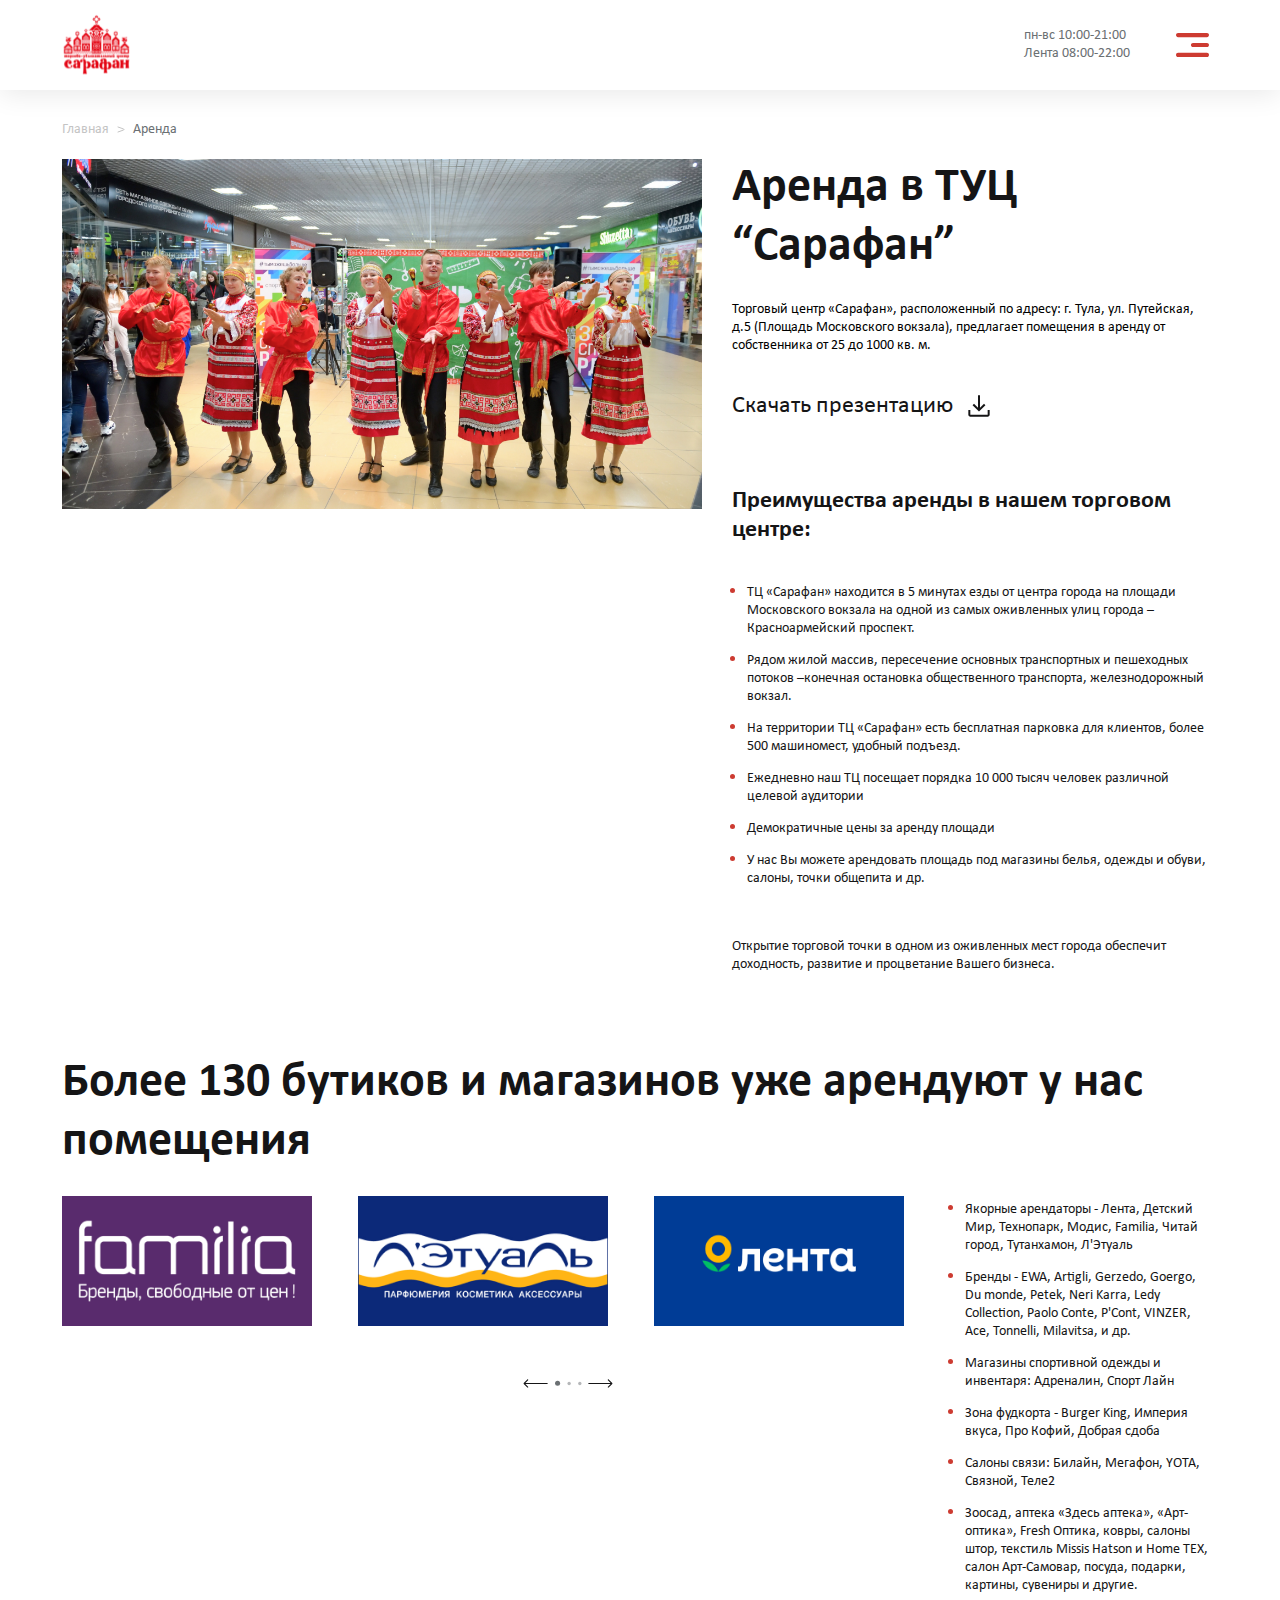
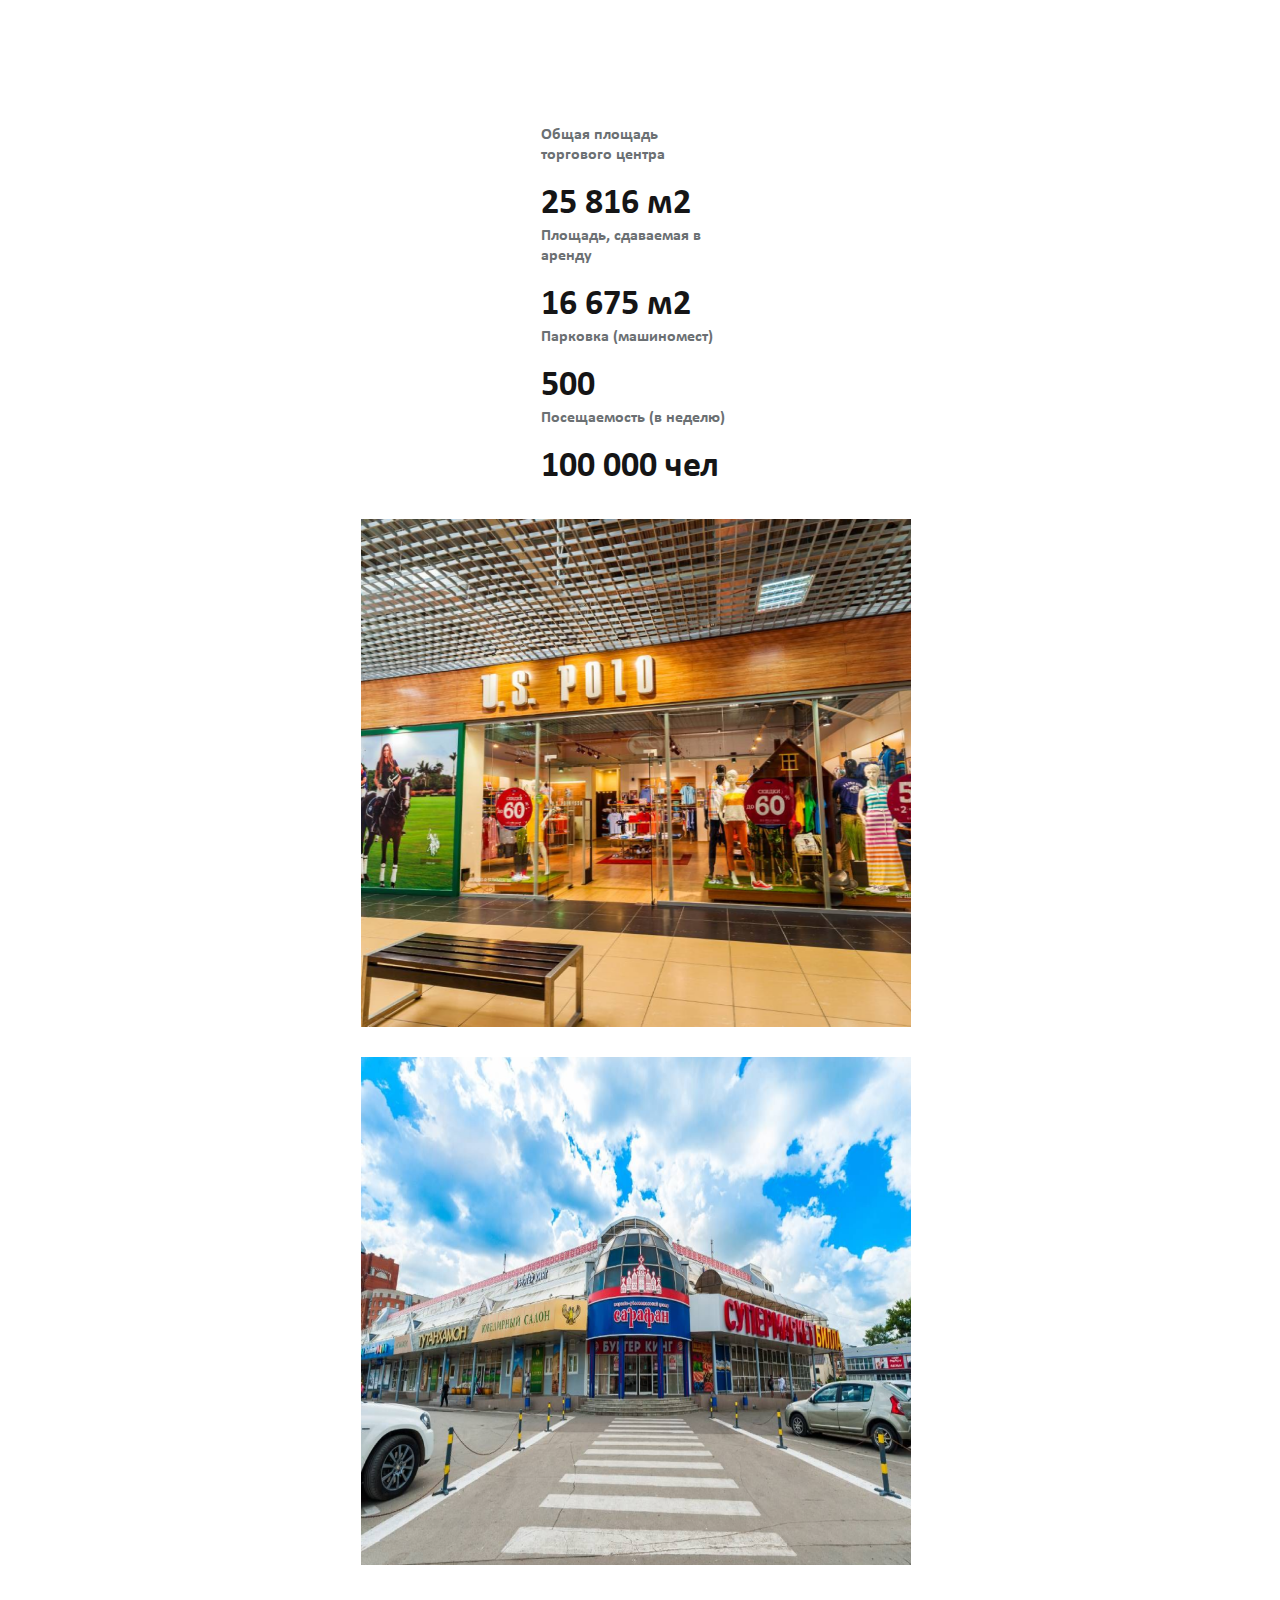
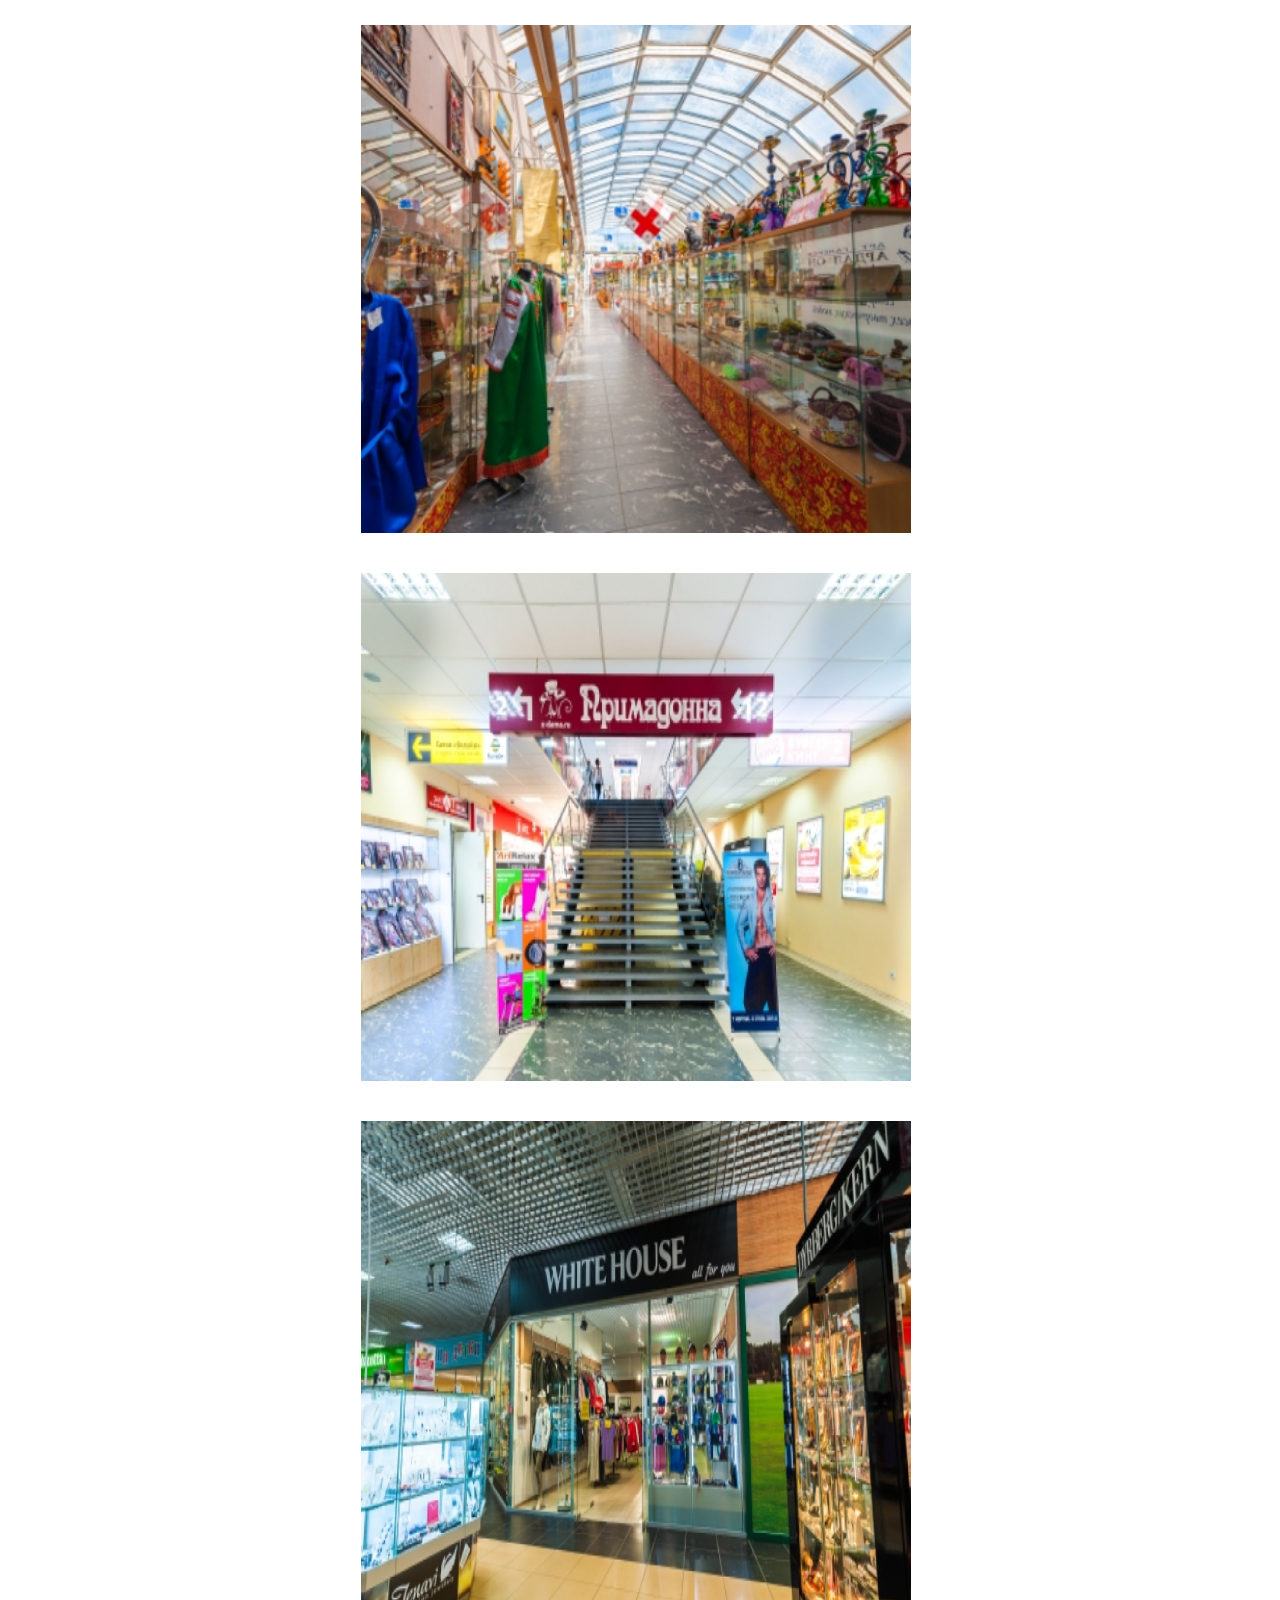
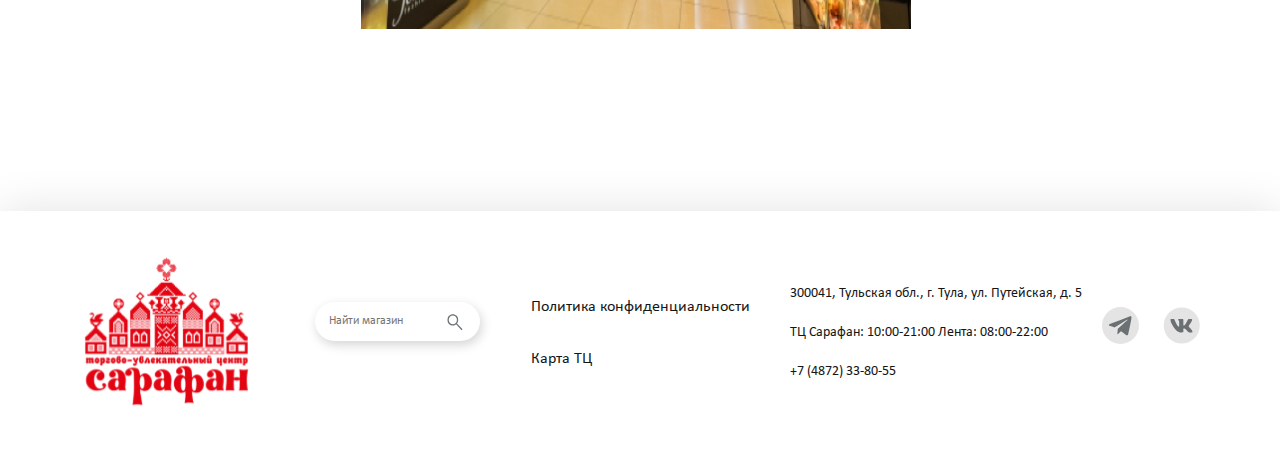
<file: index.html>
<!DOCTYPE html>
<html lang="ru">
  <head>
    <title>ТУЦ "Сарафан"</title>
    <meta charset="UTF-8" />
    <meta name="viewport" content="width=device-width, initial-scale=1.0" />
    <meta name="keywords" content="Mall, rent, shops" />
    <meta name="description" content="Mall description" />
    <meta name="author" content="Maria Lafutkina" />
    <link rel="stylesheet" type="text/css" href="./pages/normalize.css" />
    <link rel="stylesheet" type="text/css" href="./pages/index.css" />
  </head>
  <body class="page">
    <header class="header__block">
      <div class="header">
        <img class="header__logo" src="./images/logo.svg" alt="Логотип" />
        <div class="header__menu">
          <p class="header__info">Режим работы:</p>
          <p class="header__info">пн-вс 10:00-21:00 Лента 08:00-22:00</p>
          <a href="#" class="header__info">Контакты</a>
          <a href="#" class="header__info">Карта ТЦ</a>
          <div class="search">
            <input
              class="search__input"
              type="text"
              placeholder="Найти магазин"
              required
            />
            <button class="search__button" type="submit">
              <img src="./images/search.svg" alt="Кнопка поиска" />
            </button>
          </div>
          <button class="header__image-menu">
            <img src="./images/menu.svg" alt="Кнопка меню" />
          </button>
        </div>
      </div>
    </header>
    <main class="main">
      <nav>
      <ul class="breadcrumb">
        <li><a class="breadcrumb__link" href="#">Главная</a></li>
        <li class="breadcrumb__link active">Аренда</li>
      </ul>
      </nav>
      <section class="rent">
        <img class="rent__image" src="./images/first.png" alt="фото" />
        <div class="rent__container">
          <h1 class="title">Аренда в ТУЦ “Сарафан”</h1>
          <p class="rent__paragraph">
            Торговый центр «Сарафан», расположенный по адресу: г. Тула, ул.
            Путейская, д.5 (Площадь Московского вокзала), предлагает помещения в
            аренду от собственника от 25 до 1000 кв. м.
          </p>
          <a class="rent__save-link" href="#">
            <span class="rent__save">Скачать презентацию</span>
            <img
              class="rent__icon-save"
              src="./images/save.svg"
              alt="Ссылка сохранения"
            />
          </a>
          <h3 class="rent__subtitle">
            Преимущества аренды в нашем торговом центре:
          </h3>
          <ul class="list">
            <li class="list__item">
              ТЦ «Сарафан» находится в 5 минутах езды от центра города на
              площади Московского вокзала на одной из самых оживленных улиц
              города – Красноармейский проспект.
            </li>
            <li class="list__item">
              Рядом жилой массив, пересечение основных транспортных и пешеходных
              потоков –конечная остановка общественного транспорта,
              железнодорожный вокзал.
            </li>
            <li class="list__item">
              На территории ТЦ «Сарафан» есть бесплатная парковка для клиентов,
              более 500 машиномест, удобный подъезд.
            </li>
            <li class="list__item">
              Ежедневно наш ТЦ посещает порядка 10 000 тысяч человек различной
              целевой аудитории
            </li>
            <li class="list__item">Демократичные цены за аренду площади</li>
            <li class="list__item">
              У нас Вы можете арендовать площадь под магазины белья, одежды и
              обуви, салоны, точки общепита и др.
            </li>
          </ul>
          <p class="list__item">
            Открытие торговой точки в одном из оживленных мест города обеспечит
            доходность, развитие и процветание Вашего бизнеса.
          </p>
        </div>
      </section>
      <section class="shops">
        <h2 class="title">
          Более 130 бутиков и магазинов уже арендуют у нас помещения
        </h2>
        <div class="shops__container">
          <img class="shops__image" src="./images/familia.png" alt="familia" />
          <img class="shops__image" src="./images/letual.png" alt="Лэтуаль" />
          <img class="shops__image" src="./images/lenta.png" alt="Лента" />
          <img class="shops__slider" src="./images/slider.svg" alt="Слайдер" />
          <ul class="list">
            <li class="list__item">
              Якорные арендаторы - Лента, Детский Мир, Технопарк, Модис,
              Familia, Читай город, Тутанхамон, Л'Этуаль
            </li>
            <li class="list__item">
              Бренды - EWA, Artigli, Gerzedo, Goergo, Du monde, Petek, Neri
              Karra, Ledy Collection, Paolo Conte, P'Cont, VINZER, Ace,
              Tonnelli, Milavitsa, и др.
            </li>
            <li class="list__item">
              Магазины спортивной одежды и инвентаря: Адреналин, Спорт Лайн
            </li>
            <li class="list__item">
              Зона фудкорта - Burger King, Империя вкуса, Про Кофий, Добрая
              сдоба
            </li>
            <li class="list__item">
              Салоны связи: Билайн, Мегафон, YOTA, Связной, Теле2
            </li>
            <li class="list__item">
              Зоосад, аптека «Здесь аптека», «Арт-оптика», Fresh Оптика, ковры,
              салоны штор, текстиль Missis Hatson и Home TEX, салон Арт-Самовар,
              посуда, подарки, картины, сувениры и другие.
            </li>
          </ul>
        </div>
      </section>
      <section class="info">
        <div class="info__block">
            <div class="info__container">
                <h4 class="info__title">Общая площадь торгового центра</h4>
                <p class="info__subtitle">25 816 м2</p>
            </div>
            <div class="info__container">
                <h4 class="info__title">Площадь, сдаваемая
                    в аренду</h4>
                <p class="info__subtitle">16 675 м2</p>
            </div>
            <div class="info__container">
                <h4 class="info__title">Парковка
                    (машиномест)
                    </h4>
                <p class="info__subtitle">500</p>
            </div>
            <div class="info__container">
                <h4 class="info__title">Посещаемость
                    (в неделю)</h4>
                <p class="info__subtitle">100 000 чел</p>
            </div>
        </div>
        <img class="info__image-first" src="./images/first-info.png" alt="Слайдер" />
        <img class="info__image-second" src="./images/second-info.png" alt="Слайдер" />
      </section>
      <section class="image">
        <img class="image__photo" src="./images/image1.png" alt="фото" />
        <img class="image__photo" src="./images/image2.png" alt="фото" />
        <img class="image__photo" src="./images/image3.png" alt="фото" />
      </section>
     </main>
    <footer class="footer__block">
      <div class="footer">
        <img class="footer__logo" src="./images/logo.svg" alt="Логотип" />
        <div class="search search_type_mini search_type_first">
          <input
            class="search__input"
            type="text"
            placeholder="Найти магазин"
            required
          />
          <button class="search__button" type="submit">
            <img src="./images/search.svg" alt="Кнопка поиска" />
          </button>
      </div>
        <div class="footer__container-info">
            <p class="footer__item">Магазины</p>
            <p class="footer__item">Кафе и рестораны</p>
            <p class="footer__item">Услуги и сервисы</p>
            <p class="footer__item">Развлечения</p>
        </div>
        <div class="footer__container-info">
            <p class="footer__item">О нас</p>
            <p class="footer__item">События</p>
            <p class="footer__item">Галерея</p>
        </div>
        <div class="footer__container-info">
            <p class="footer__item">Аренда</p>
            <p class="footer__item">Контакты</p>
            <p class="footer__item">Вакансии</p>
        </div>
        <div class="footer__container-info">
            <p class="footer__item">Тендеры</p>
            <p class="footer__item">Политика конфиденциальности</p>
            <p class="footer__item">Карта ТЦ</p>
        </div>
        <div class="footer__container-info footer__container-info_type_mini">
          <p class="footer__item footer__item_type_mini">Политика конфиденциальности</p>
          <p class="footer__item footer__item_type_mini">Карта ТЦ</p>
        </div>
        <div class="search search_type_medium">
            <input
              class="search__input"
              type="text"
              placeholder="Найти магазин"
              required
            />
            <button class="search__button" type="submit">
              <img src="./images/search.svg" alt="Кнопка поиска" />
            </button>
            <div class="icons">
              <a><img class="icon" src="./images/tg.svg" alt="TG" /></a>
              <a><img class="icon" src="./images/vk.svg" alt="VK" /></a>
            </div>
        </div>
        <div class="footer__contacts">
            <p class="footer__text">300041, Тульская обл.,
                г. Тула, ул. Путейская, д. 5</p>
            <p class="footer__text">ТЦ Сарафан: 10:00-21:00
                Лента: 08:00-22:00</p>
            <p class="footer__text">+7 (4872) 33-80-55</p>
        </div>
        <div class="icons icons_type_mini">
          <a><img class="icon icon_type_mini" src="./images/tg.svg" alt="TG" /></a>
          <a><img class="icon icon_type_mini icon_type_second" src="./images/vk.svg" alt="VK" /></a>
      </div>
      </div>
    </footer> 
  </body>
</html>
</file>
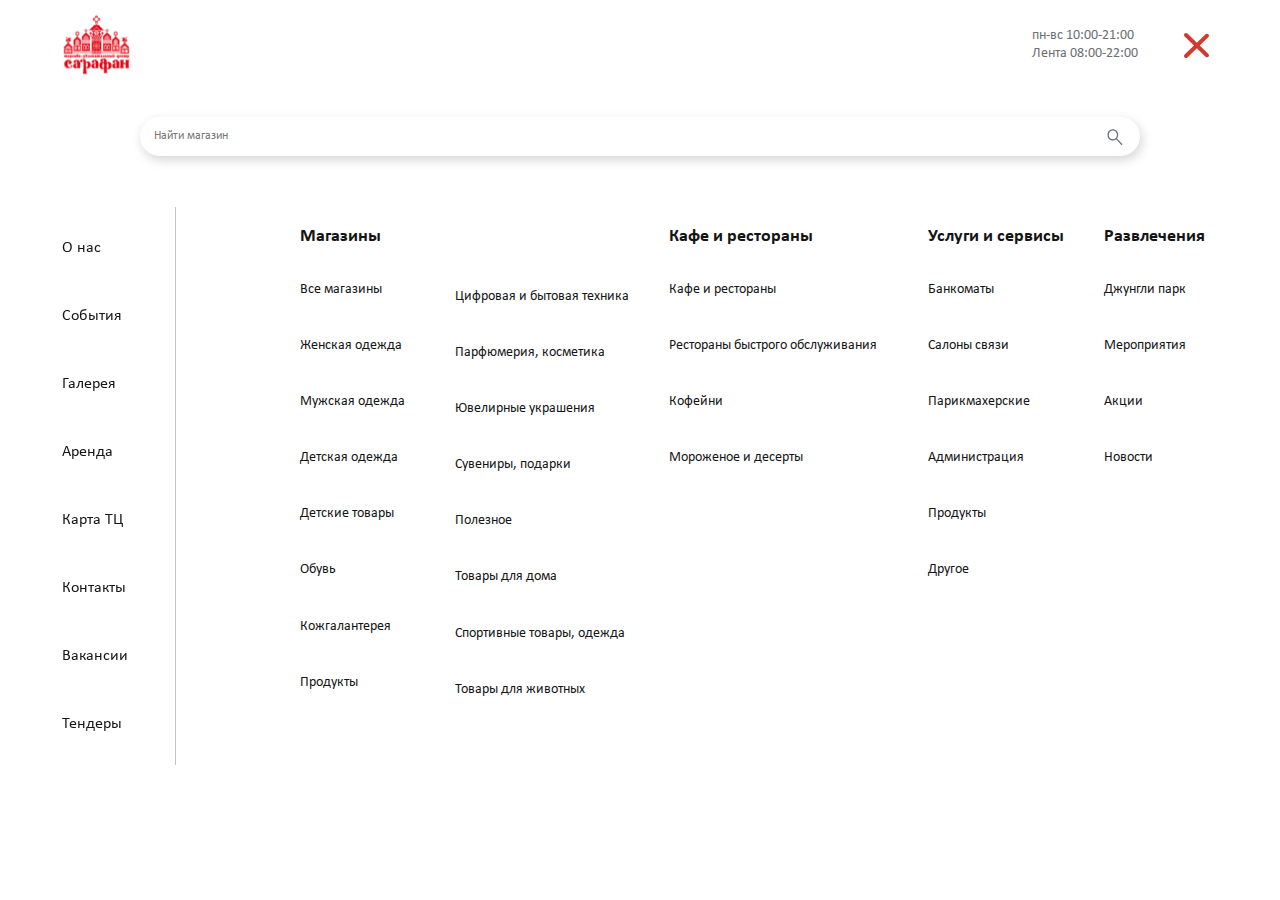
<file: index2.html>
<!DOCTYPE html>
<html lang="ru">
  <head>
    <title>ТУЦ "Сарафан"</title>
    <meta charset="UTF-8" />
    <meta name="viewport" content="width=device-width, initial-scale=1.0" />
    <meta name="keywords" content="Mall, rent, shops" />
    <meta name="description" content="Mall description" />
    <meta name="author" content="Maria Lafutkina" />
    <link rel="stylesheet" type="text/css" href="./pages/normalize.css" />
    <link rel="stylesheet" type="text/css" href="./pages/index.css" />
  </head>
  <body class="page">
    <header class="header header_type_burger">
      <img class="header__logo" src="./images/logo.svg" alt="Логотип" />
      <div class="header__menu">
        <p class="header__info">Режим работы:</p>
        <p class="header__info">пн-вс 10:00-21:00 Лента 08:00-22:00</p>
        <a href="#" class="header__info">Контакты</a>
        <a href="#" class="header__info">Карта ТЦ</a>
        <div class="search search_type_burger search_type_burger">
          <input
            class="search__input"
            type="text"
            placeholder="Найти магазин"
            required
          />
          <button class="search__button" type="submit">
            <img src="./images/search.svg" alt="Кнопка поиска" />
          </button>
        </div>
        <button class="header__image-close">
          <img src="./images/union.svg" alt="Кнопка закрытия" />
        </button>
      </div>
    </header>
    <article class="search search_type_mini">
        <input
          class="search__input"
          type="text"
          placeholder="Найти магазин"
          required
        />
        <button class="search__button" type="submit">
          <img src="./images/search.svg" alt="Кнопка поиска" />
        </button>
    </article>
      <section class="main-burger">
        <div class="main-burger__container">
            <h3 class="main-burger__title">Магазины</h3>
            <p class="main-burger__subtitle">Все магазины</p>
             <p class="main-burger__subtitle">Женская одежда</p>
            <p class="main-burger__subtitle">Мужская одежда</p>
            <p class="main-burger__subtitle">Детская одежда</p>
            <p class="main-burger__subtitle">Детские товары</p>
            <p class="main-burger__subtitle">Обувь</p>
            <p class="main-burger__subtitle">Кожгалантерея</p>
            <p class="main-burger__subtitle">Продукты</p>
        </div>
         <div class="main-burger__container">
            <p class="main-burger__subtitle">Цифровая и бытовая техника</p>
            <p class="main-burger__subtitle">Парфюмерия, косметика</p>
            <p class="main-burger__subtitle">Ювелирные украшения</p>
            <p class="main-burger__subtitle">Сувениры, подарки</p>
            <p class="main-burger__subtitle">Полезное</p>
            <p class="main-burger__subtitle">Товары для дома</p>
            <p class="main-burger__subtitle">Спортивные товары, одежда</p>
            <p class="main-burger__subtitle">Товары для животных</p>
        </div>
        <div class="main-burger__container">
            <h3 class="main-burger__title">Кафе и рестораны</h3>
            <p class="main-burger__subtitle">Кафе и рестораны</p>
            <p class="main-burger__subtitle">Рестораны быстрого обслуживания
            </p>
            <p class="main-burger__subtitle">Кофейни
            </p>
            <p class="main-burger__subtitle">Мороженое и десерты</p>
        </div>
        <div class="main-burger__container">
            <h3 class="main-burger__title">Услуги и сервисы</h3>
            <p class="main-burger__subtitle">Банкоматы</p>
            <p class="main-burger__subtitle">Салоны связи</p>
            <p class="main-burger__subtitle">Парикмахерские</p>
            <p class="main-burger__subtitle">Администрация</p>
            <p class="main-burger__subtitle">Продукты</p>
            <p class="main-burger__subtitle">Другое</p>
        </div>
        <div class="main-burger__container">
            <h3 class="main-burger__title">Развлечения</h3>
            <p class="main-burger__subtitle">Джунгли парк</p>
            <p class="main-burger__subtitle">Мероприятия</p>
            <p class="main-burger__subtitle">Акции</p>
            <p class="main-burger__subtitle">Новости</p>
        </div>
      </section>
      <nav>
        <ul class="nav">
          <li class="nav__link">О нас</li>
          <li class="nav__link">События</li>
          <li class="nav__link">Галерея</li>
          <li class="nav__link">Аренда</li>
          <li class="nav__link">Карта ТЦ</li>
          <li class="nav__link">Контакты</li>
          <li class="nav__link">Вакансии</li>
          <li class="nav__link">Тендеры</li>
        </ul>
    </nav>
  </body>
</html>
</file>
<file: pages/index.css>
@font-face {
  font-family: "Calibri";
  font-style: normal;
  font-weight: 400;
  src: url("../fonts/calibri.woff2") format("woff2"),
    url("../fonts/calibri.woff") format("woff"),
    url("../fonts/calibri.ttf") format("truetype");
}

@font-face {
  font-family: "Calibri";
  font-style: normal;
  font-weight: 700;
  src: url("../fonts/calibri_bold.woff2") format("woff2"),
    url("../fonts/calibri_bold.woff") format("woff"),
    url("../fonts/calibri_bold.ttf") format("truetype");
}

.header {
  max-width: 1920px;
  padding-left: 77px;
  padding-right: 79px;
  padding-top: 8px;
  padding-bottom: 8px;
  display: flex;
  justify-content: space-between;
  box-sizing: border-box;
  align-items: center;
  background: #fff;
  margin: 0 auto;
}

.header__block {
  box-shadow: 0px 4px 26px 0px rgba(0, 0, 0, 0.09);
}

.header_type_burger {
  box-shadow: none;
}

.header__logo {
  width: 91px;
  height: 84px;
}

.header__menu {
  display: flex;
  align-items: center;
}

.header__info {
  color: #6b7073;
  font-family: "Calibri";
  font-size: 14px;
  font-weight: 400;
  line-height: normal;
  max-width: 115px;
  margin: 0;
  padding-right: 6px;
  padding-bottom: 17px;
  text-decoration: none;
}

.header__info:nth-child(2) {
  padding-right: 86px;
  padding-bottom: 0;
}

.header__info:nth-child(3) {
  padding-right: 93px;
  padding-bottom: 0;
}

.header__info:nth-child(4) {
  padding-right: 97px;
  padding-bottom: 0;
}

.search__input {
  width: 268px;
  padding: 12px 14px;
  border-radius: 88px;
  background: #fff;
  box-shadow: 2px 4px 11px 0px rgba(0, 0, 0, 0.17);
  color: #c4c4c4;
  font-family: "Calibri";
  font-size: 12px;
  font-weight: 400;
  line-height: normal;
  box-sizing: border-box;
  border: none;
}

.search__button {
  width: 20px;
  height: 21px;
  position: absolute;
  z-index: 2;
  background: 0;
  border: 0;
  padding: 0;
  cursor: pointer;
  top: 9px;
  right: 15px;
}

.search_type_mini {
  display: none;
}

.search {
  position: relative;
  margin-right: 117px;
}

.search_type_burger {
  margin-right: 125px;
}

.header__image-menu {
  width: 33px;
  height: 24px;
  background: 0;
  border: 0;
  padding: 0;
  cursor: pointer;
}

.header__image-close {
  width: 25px;
  height: 25px;
  background: 0;
  border: 0;
  padding: 0;
  cursor: pointer;
}

.icons_type_mini {
  display: none;
}

.breadcrumb {
  padding: 0;
  list-style: none;
  width: 100%;
  margin: 0;
  margin-bottom: 20px;
}

.breadcrumb li + li:before {
  padding: 6px 8px;
  padding-left: 4px;
  content: url("/images/arrow.svg");
}

.breadcrumb li {
  display: inline;
  font-size: 14px;
  cursor: pointer;
}

.breadcrumb__link {
  color: #c4c4c4;
  font-family: "Calibri";
  font-weight: 400;
  line-height: normal;
  text-decoration: none;
}

.active {
  color: #6b7073;
}

.main {
  max-width: 1920px;
  padding-left: 79px;
  padding-right: 81px;
  padding-bottom: 91px;
  padding-top: 29px;
  margin: 0 auto;
  box-sizing: border-box;
}

.rent {
  display: flex;
  flex-direction: row;
}

.rent__image {
  width: 1164px;
  height: 637px;
  margin-right: 30px;
}

.title {
  color: #151516;
  font-family: "Calibri";
  font-size: 48px;
  font-weight: 700;
  line-height: normal;
  margin: 0;
}

.rent__paragraph {
  padding-top: 24px;
  color: #000;
  font-family: "Calibri";
  font-size: 14px;
  font-weight: 400;
  line-height: normal;
  margin: 0;
  padding-bottom: 35px;
}

.rent__container {
  max-width: 567px;
}

.rent__save {
  color: #151516;
  font-family: "Calibri";
  font-size: 24px;
  font-weight: 400;
  line-height: normal;
  margin: 0;
  padding-right: 10px;
}

.rent__icon-save {
  width: 32px;
  height: 32px;
}

.rent__save-link {
  text-decoration: none;
  display: flex;
  align-items: center;
  margin-bottom: 65px;
}

.rent__subtitle {
  color: #151516;
  font-family: "Calibri";
  font-size: 24px;
  font-weight: 700;
  line-height: normal;
  margin: 0;
  padding-bottom: 34px;
}

.list__item {
  color: #151516;
  font-family: "Calibri";
  font-size: 14px;
  font-weight: 400;
  line-height: normal;
  padding-bottom: 9px;
  margin: 0;
}

.list__item::marker {
  color: #cd3b31;
  font-size: 20px;
}

.list__item:last-of-type {
  padding-bottom: 0;
}

.list {
  margin: 0;
  padding-inline-start: 15px;
  margin-bottom: 50px;
}

.shops__image {
  width: 306px;
  height: 153px;
  margin-right: 46px;
}

.shops__image:last-child {
  margin-right: 30px;
}

.shops {
  margin-top: 80px;
}

.shops__container {
  margin-top: 24px;
  display: flex;
  position: relative;
}

.shops__slider {
  width: 156px;
  height: 9px;
  position: absolute;
  top: 183px;
  left: 428px;
}

.info {
  display: flex;
  margin-top: 80px;
}

.info__container {
  display: flex;
  flex-direction: column;
  max-width: 189px;
  margin-right: 105px;
}

.info__title {
  color: #6b7073;
  font-family: "Calibri";
  font-size: 16px;
  font-weight: 700;
  line-height: normal;
  margin: 0;
  padding-bottom: 17px;
}

.info__subtitle {
  color: #151516;
  font-family: "Calibri";
  font-size: 36px;
  font-weight: 700;
  line-height: normal;
  margin: 0;
  padding-bottom: 39px;
}

.info__subtitle:last-child {
  padding-bottom: 0;
}

.info__image-first {
  width: 567px;
  height: 508px;
  margin-right: 30px;
}

.info__image-second {
  width: 862px;
  height: 508px;
}

.image {
  margin-top: 60px;
  margin-bottom: 91px;
  display: flex;
}

.image__photo {
  width: 417px;
  height: 359px;
  margin-right: 30px;
}

.image__photo:nth-child(2) {
  width: 566px;
  height: 359px;
}

.image__photo:nth-child(3) {
  width: 716px;
  height: 359px;
  margin-right: 0;
}

.footer {
  padding: 41px 80px;
  background: #fff;
  max-width: 1920px;
  box-sizing: border-box;
  display: flex;
  margin: 0 auto;
}

.footer__block {
  box-shadow: 0px 1px 44px 0px rgba(0, 0, 0, 0.12);
}

.footer__logo {
  width: 170px;
  height: 147px;
  margin-right: 128px;
}

.footer__item {
  color: #151516;
  font-family: "Calibri";
  font-size: 16px;
  font-weight: 400;
  line-height: normal;
  margin: 0;
  padding-bottom: 32px;
}

.footer__item_type_mini {
  display: none;
}

.footer__item:last-child {
  padding-bottom: 0;
}

.footer__container-info {
  margin-right: 130px;
}

.footer__container-info:nth-child(2) {
  margin-right: 112px;
}

.footer__container-info:nth-child(3) {
  margin-right: 108px;
}

.icon {
  margin-right: 22px;
  margin-top: 54px;
  width: 37px;
  height: 37px;
  cursor: pointer;
}

.footer__text {
  color: #151516;
  font-family: "Calibri";
  font-size: 14px;
  font-weight: 400;
  line-height: normal;
  margin: 0;
  padding-bottom: 21px;
}

.footer__text:last-child {
  padding-bottom: 0;
}

.nav {
  padding-inline-start: 0;
  padding-left: 82px;
  padding-right: 67px;
  padding-top: 31px;
  padding-bottom: 31px;
  border-right: 1px solid #c4c4c4;
  position: fixed;
  left: 0;
  top: 100px;
  margin: 0;
  margin-bottom: 41px;
}

.nav__link {
  color: #151516;
  font-family: "Calibri";
  font-size: 20px;
  font-weight: 400;
  line-height: normal;
  padding-bottom: 48px;
  list-style-type: none;
}

.nav__link:last-child {
  padding-bottom: 0;
}

.main-burger {
  display: flex;
  max-width: 1920px;
  box-sizing: border-box;
  margin: 0 auto;
  padding-left: 378px;
  padding-right: 212px;
  padding-top: 19px;
  padding-bottom: 120px;
}

.main-burger__title {
  color: #151516;
  font-family: "Calibri";
  font-size: 24px;
  font-weight: 700;
  line-height: normal;
  margin: 0;
  padding-bottom: 34px;
}

.main-burger__container {
  max-width: 242px;
  margin-right: 182px;
}

.main-burger__container:nth-child(2) {
  margin-right: 105px;
  margin-top: 64px;
}

.main-burger__container:nth-child(3) {
  margin-right: 51px;
}


.main-burger__container:nth-child(4) {
  margin-right: 121px;
}

.main-burger__container:last-child {
  margin-right: 0;
}

.main-burger__subtitle {
  color: #151516;
  font-family: "Calibri";
  font-size: 16px;
  font-weight: 400;
  margin: 0;
  padding-bottom: 40px;
}

.main-burger__subtitle:last-child {
  padding-bottom: 0;
}

@media screen and (max-width: 1919px) {
  .image__photo {
    width: 300px;
    height: 359px;
    margin-right: 30px;
  }
  
  .image__photo:nth-child(2) {
    width: 466px;
    height: 359px;
  }
  
  .image__photo:nth-child(3) {
    width: 516px;
    height: 359px;
    margin-right: 0;
  }

  .image {
    max-width: 1500px;
    margin-left: auto;
    margin-right: auto;
  }
}

@media screen and (max-width: 1880px) {
  .footer__container-info {
    margin-right: 50px;
  }
  
  .footer__container-info:nth-child(2) {
    margin-right: 50px;
  }
  
  .footer__container-info:nth-child(3) {
    margin-right: 60px;
  }
  .footer__container-info_type_mini {
    display: none;
  }

  .search_type_medium {
    margin-right: 50px;
  }
  .footer__logo {
    margin-right: 50px;
  }
}

@media screen and (max-width: 1770px) {
  .info__image-first {
    width: 450px;
    height: 408px;
  }

  .info__image-second {
    width: 562px;
    height: 408px;
  }

  .footer__logo {
    width: 173px;
    height: 161px;
  }
}

@media screen and (max-width: 1650px) {
  .main-burger__container {
    margin-right: 100px;
  }

  .main-burger__container:nth-child(2) {
    margin-right: 70px;
  }

  .main-burger__container:nth-child(4) {
    margin-right: 70px;
  }

  .rent__image {
    width: 800px;
    height: 350px;
  }
}

@media screen and (max-width: 1550px) {

  .image__photo {
    width: 550px;
    height: 508px;
    margin-right: 0px;
    margin-bottom: 40px;
  }

  .info__image-first {
    width: 550px;
    height: 508px;
  }

  .info__image-second {
    width: 550px;
    height: 508px;
  }
  
  .image__photo:nth-child(2) {
    width: 550px;
    height: 508px;
  }
  
  .image__photo:nth-child(3) {
    width: 550px;
    height: 508px;
    margin-right: 0;
    margin-bottom: 0;
  }

  .image {
   display: flex;
   flex-direction: column;
   align-items: center;
  }
}

@media screen and (max-width: 1450px) {
  .info__image-first {
   margin-top: 30px;
   margin-bottom: 30px;
   margin-right: 0;
  }

  /* .info__image-second {
    width: 450px;
    height: 408px;
  }  */

  .info {
    flex-direction: column;
    align-items: center;
  }

  .info__container {
    margin-right: 0;
  }

  .shops__image {
    width: 250px;
    height: 130px;
  } 
}

@media screen and (max-width: 1310px) {


   .footer__container-info {
    display: none;
  }

  .footer__container-info_type_mini {
    display: block;
  }

   .footer__item_type_mini {
    display: block;
  }

  .icons_type_mini {
    display: block;
  }

  .nav {
    padding-left: 62px;
    padding-right: 47px;
    top: 207px;
  }

  .nav__link {
    font-size: 16px;
  }

  .main-burger {
    padding-left: 300px;
    padding-right: 71px;
    padding-bottom: 40px;
  }

  .main-burger__title {
    font-size: 18px;
  }

  .main-burger__container {
    margin-right: 50px;
  }

  .main-burger__container:nth-child(2) {
    margin-right: 40px;
  }

  .main-burger__container:nth-child(4) {
    margin-right: 40px;
  }

  .main-burger__subtitle {
    font-size: 14px;
  }

  .header__logo {
    width: 69px;
    height: 64px;
  }

  .header__info {
    display: none;
  }

  .header__info:nth-child(2) {
    display: block;
    padding-right: 37px;
    padding-bottom: 0;
  }

  .search {
    display: none;
  }

  .search_type_mini {
    display: block;
    margin: 0 auto;
    max-width: 1000px;
    margin-bottom: 50px;
    margin-top: 27px;
  }

  .search__input {
    width: 100%;
    padding: 12px 14px;
  }
  
  .header {
    padding-left: 62px;
    padding-right: 71px;
    padding-top: 13px;
    padding-bottom: 13px;
    justify-content: space-between;
    position: relative;
  }

  .main {
    padding-left: 62px;
    padding-right: 71px;
  }

  .footer__container-info_type_mini {
    margin-right: 40px;
    margin-left: 40px;
  }

  .footer {
    align-items: center
  }

  .icon_type_mini {
    margin: 0;
    margin-left: 20px;
    margin-bottom: 10px;
  }
}

@media screen and (max-width: 1200px) {
  .footer {
    flex-direction: column;
    padding-left: 62px;
    padding-right: 71px;
    padding-top: 21px;
    padding-bottom: 23px;
  }

  .footer__logo {
    margin-right: 0;
  }

  .search_type_first {
    margin-top: 22px;
    margin-bottom: 24px;
    min-width: 335px;
  }

  .footer__container-info_type_mini {
    margin: 0 auto;
    text-align: center;
  }
  .footer__contacts {
    margin: 0 auto;
    text-align: center;
  }

  .search_type_first {
    margin-bottom: 24px;
  }
  
  .footer__item_type_mini {
    padding-bottom: 24px;
  }
  
  .footer__item_type_mini:last-child {
    padding-bottom: 24px;
  }
  
  .footer__text {
   max-width: 187px;
  }
  
  .footer__text:last-child {
    font-size: 24px;
    font-weight: 700;
  }
  
  .icon_type_mini {
    width: 47px;
    height: 47px;
    margin: 0;
    margin-top: 24px;
    margin-right: 30px;
  }
  .icon_type_second {
    margin-right: 0;
  }
}

@media screen and (max-width: 1150px) {
  .main-burger {
    padding-left: 200px;
    padding-bottom: 40px;
  }

  .search_type_mini {
    max-width: 700px;
  }

  .rent {
    flex-direction: column;
    max-width: 700px;
    margin: 0 auto;
    align-items: center;
  }

  .rent__image {
   width: 700px;
   margin-right: 0;
   margin-bottom: 30px;
  }

  .shops {
    max-width: 600px;
    display: flex;
    align-items: center;
    flex-direction: column;
    margin: 0 auto;
    margin-top: 55px;
  }

  .shops__container {
    flex-direction: column;
    align-items: center;
  }

  .shops__image {
    margin-right: 0;
    margin-bottom: 20px;
  }

  .shops__image:nth-child(3) {
    margin-bottom: 30px;
  }

  .shops__slider {
    position: static;
    margin-bottom: 20px;
  }
}

@media screen and (max-width: 980px) {
  .main-burger__subtitle {
    display: none;
  }

  .main-burger {
   flex-direction: column;
   justify-content: center;
   width: 190px;
   padding: 0;
   align-items: center;
  }

  .main-burger__container {
    margin-right: 0;
  }

  .main-burger__container:nth-child(2) {
    margin-right: 0;
    margin-top: 0;
  }
  
  .main-burger__container:nth-child(3) {
    margin-right: 0;
  }
  
  
  .main-burger__container:nth-child(4) {
    margin-right: 0;
  }
  
  .main-burger__container:last-child {
    margin-right: 0;
  }

  .main-burger__title {
    font-size: 24px;
    padding-bottom: 48px;
  }

  .search_type_mini {
    margin-bottom: 94px;
  }
  .search_type_first {
    margin-bottom: 24px;
  }
}

@media screen and (max-width: 890px) {
  .search_type_mini {
    max-width: 500px;
  }

    
  .image__photo {
    width: 450px;
    height: 408px;
    margin-right: 0px;
    margin-bottom: 40px;
  }

  .info__image-first {
    width: 450px;
    height: 408px;
  }

  .info__image-second {
    width: 450px;
    height: 408px;
  }
  
  .image__photo:nth-child(2) {
    width: 450px;
    height: 408px;
  }
  
  .image__photo:nth-child(3) {
    width: 450px;
    height: 408px;
  }
}

@media screen and (max-width: 768px) {
 .rent__image {
    width: 450px;
    height: 250px;
 }

 .info__block {
  display: flex;
  flex-direction: column;
  align-items: center;
 }

 .title {
  font-size: 35px;
 }

 .rent__paragraph {
  font-size: 18px;
 }

 .rent__container {
    display: flex;
    flex-direction: column;
    align-items: center;
 }

 .rent__save {
  font-size: 18px;
 }

 .rent__subtitle {
  font-size: 20px;
 }
}

@media screen and (max-width: 630px) {
  .info__image-first {
    width: 280px;
    height: 200px;
  }

  .info__image-second {
    width: 280px;
    height: 200px;
  }
.search_type_first {
  min-width: 280px;
}
}

@media screen and (max-width: 600px) {
  .search_type_mini {
    max-width: 340px;
  }

  .image__photo {
    width: 280px;
    height: 200px;
  }
  
  .image__photo:nth-child(2) {
    width: 280px;
    height: 200px;
  }
  
  .image__photo:nth-child(3) {
    width: 280px;
    height: 200px;
    margin-right: 0;
    margin-bottom: 0;
  }

   .nav {
    padding-inline-start: 0;
    padding: 0;
    border-right: none;
    position: static;
    padding-bottom: 149px;
    display: flex;
    flex-direction: column;
    align-items: center;
  }

  .nav__link {
    font-size: 20px;
  }
}

@media screen and (max-width: 550px) {

  .header {
    padding-left: 20px;
    padding-right: 20px;
  }

  .main {
    padding-left: 20px;
    padding-right: 20px;
  }

  .rent__image {
    width: 300px;
    height: 150px;
  }

  .title {
    font-size: 28px;
  }

  .footer {
    padding-left: 20px;
    padding-right: 20px;
  }
  }

  @media screen and (max-width: 400px) {
    .search_type_mini {
      max-width: 280px;
    }
    }


  @media screen and (max-width: 340px) {
    .rent__image {
      width: 250px;
      height: 130px;
    }
    }
</file>
